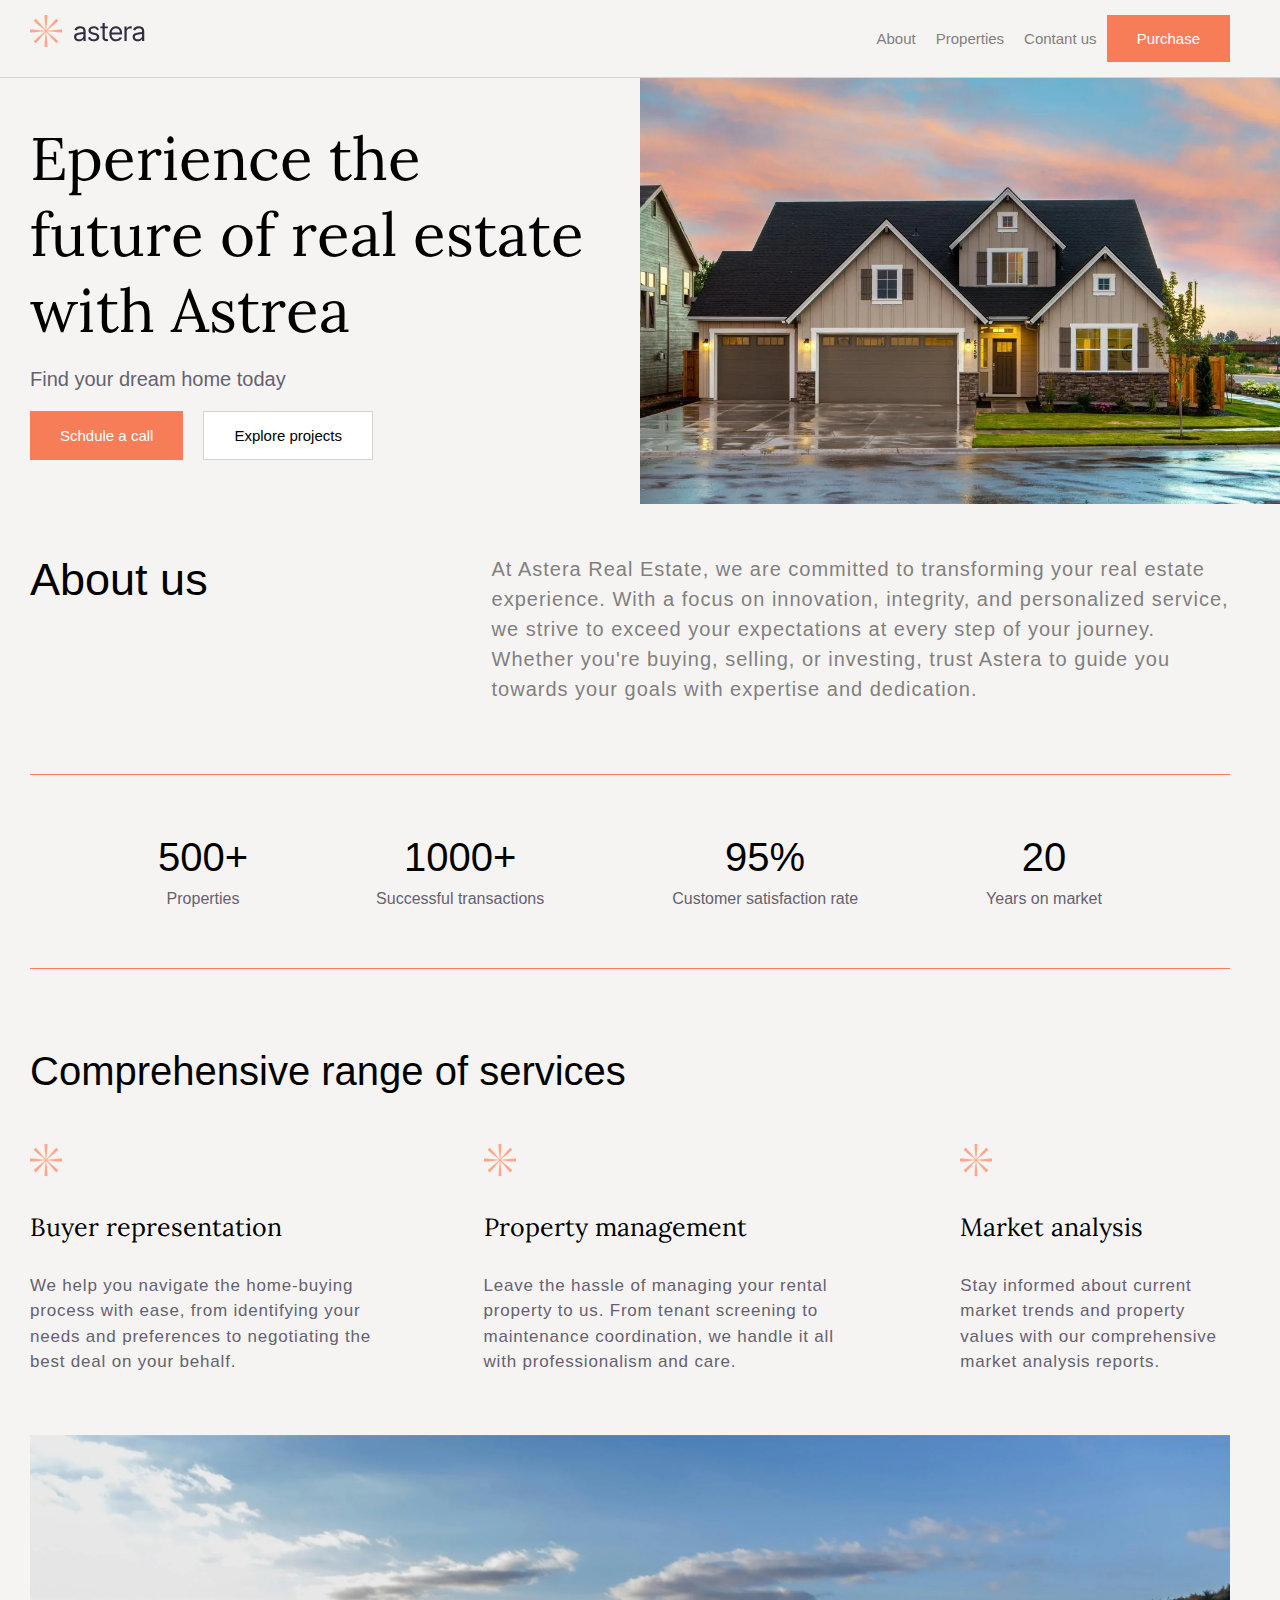
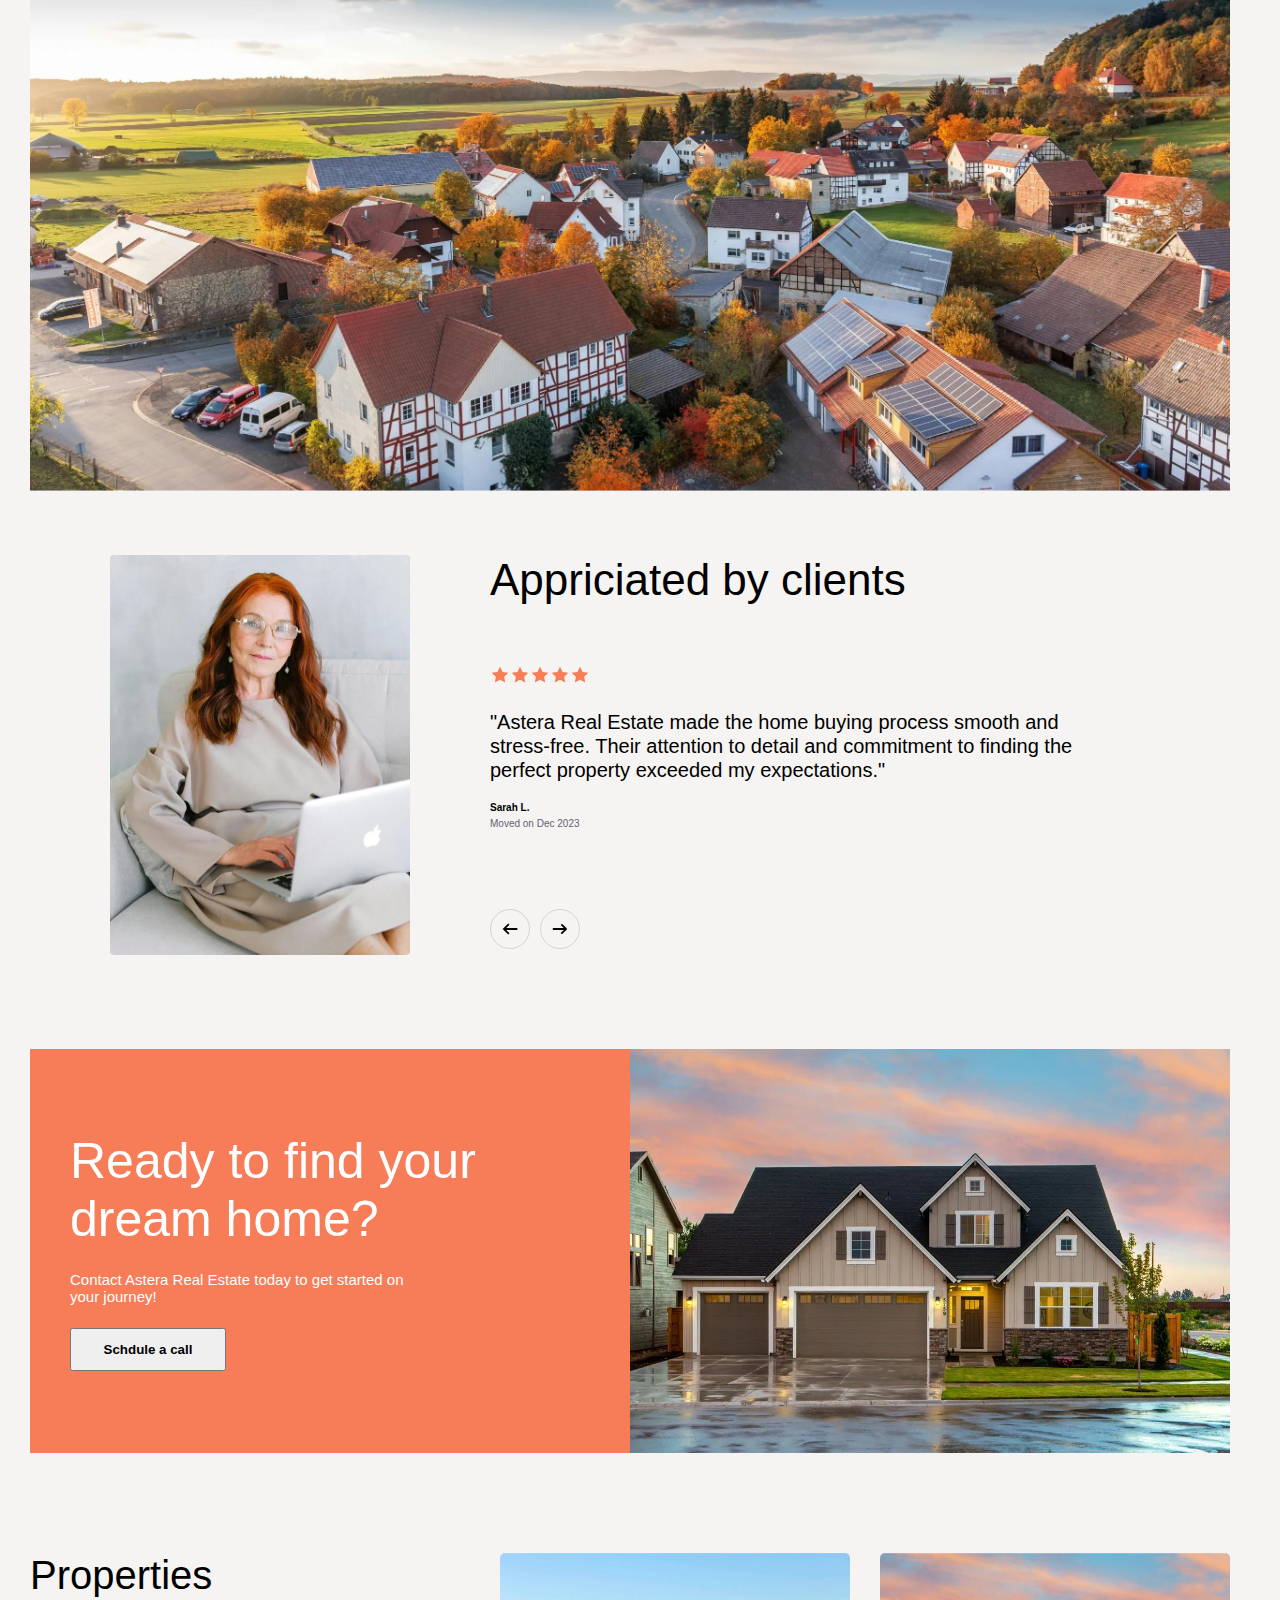
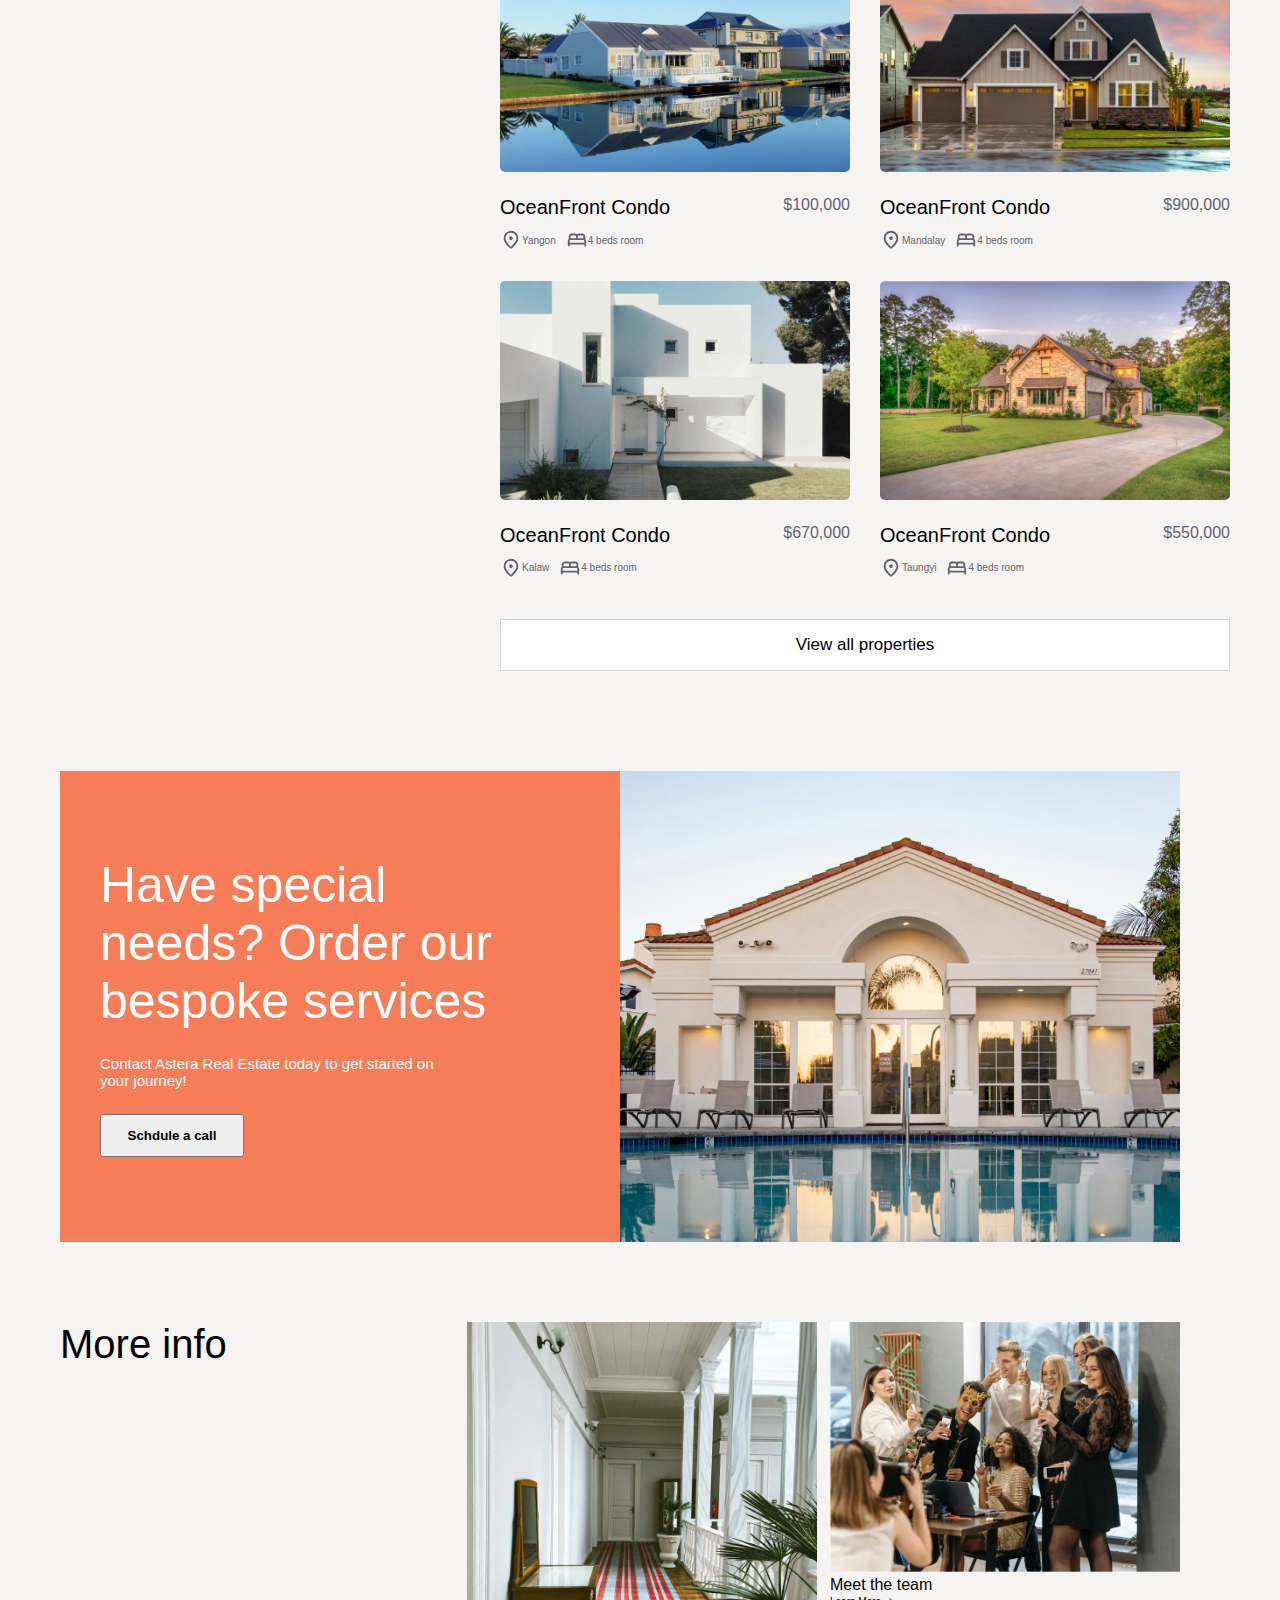
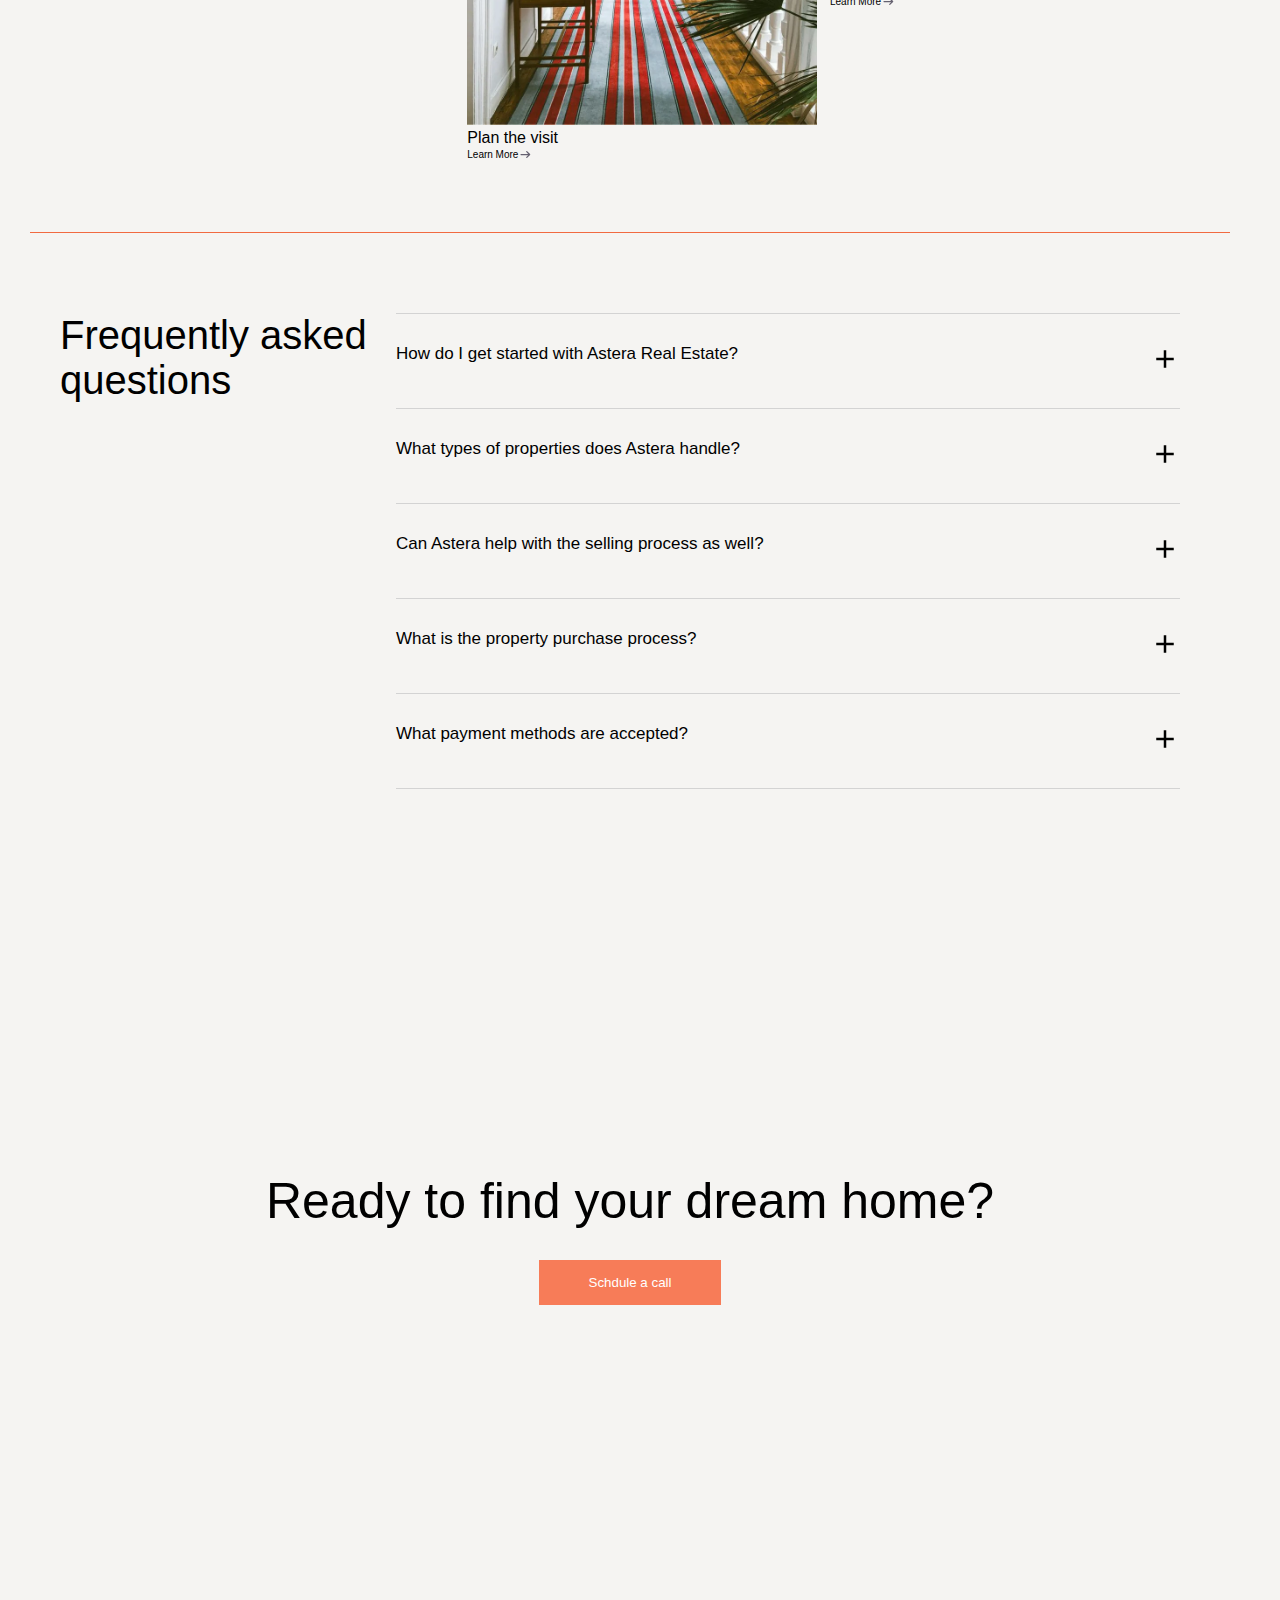
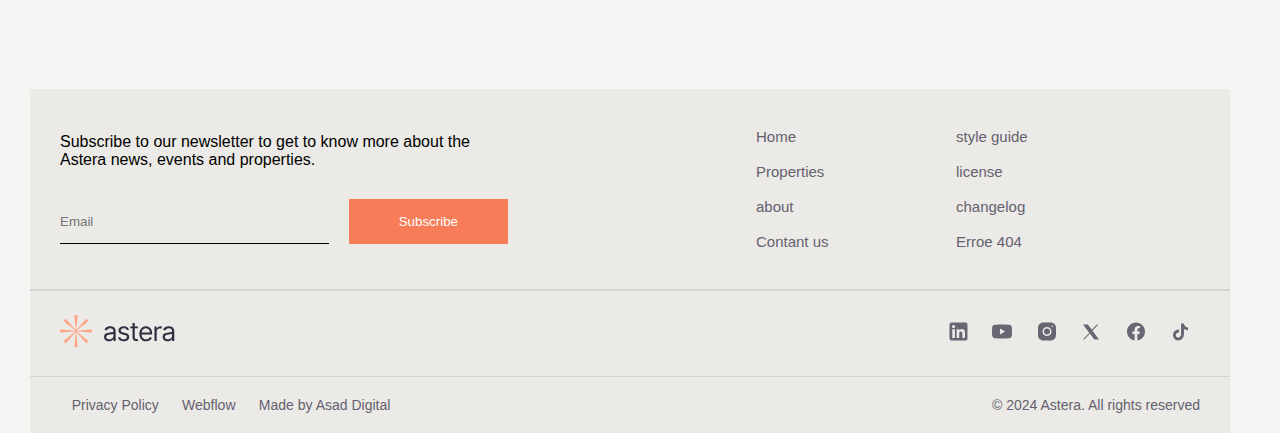
<file: index.html>
<!DOCTYPE html>
<html lang="en">
<head>
    <meta charset="UTF-8">
    <meta name="viewport" content="width=device-width, initial-scale=1.0">
    <title>Astera</title>
    <link rel="shortcut icon" href="./Asst/logo.svg" type="image/x-icon">
    <link rel="stylesheet" href="style.css">
    <link rel="preconnect" href="https://fonts.googleapis.com">
<link rel="preconnect" href="https://fonts.gstatic.com" crossorigin>
<link href="https://fonts.googleapis.com/css2?family=Lora:ital,wght@0,400..700;1,400..700&family=Roboto:ital,wght@0,100;0,300;0,400;0,500;0,700;0,900;1,100;1,300;1,400;1,500;1,700;1,900&display=swap" rel="stylesheet">
    <link rel="preconnect" href="https://fonts.googleapis.com">
<link rel="preconnect" href="https://fonts.gstatic.com" crossorigin>
<link href="https://fonts.googleapis.com/css2?family=Roboto:ital,wght@0,100;0,300;0,400;0,500;0,700;0,900;1,100;1,300;1,400;1,500;1,700;1,900&display=swap" rel="stylesheet">
</head>
<body>
    <div class="Main-Container">
        <!-- Nav Bar  -->
        <div class="nav-container Container">
            <div class="left">
                <img src="./Asst/6624193c1a738a8c4d4d43ff_logo.svg" alt="" class="logo">
            </div>
            <div class="nav-right">
                <ul class="nav-link">
                    <li>About</li>
                    <li>Properties</li>
                    <li>Contant us</li>
                </ul>
                <div class="nav-button">
                    <button class="button">Purchase</button>
                </div>
                <svg class="menu-btn" xmlns="http://www.w3.org/2000/svg" width="32" height="32" viewBox="0 0 24 24"><path fill="currentColor" d="M3 18v-2h18v2zm0-5v-2h18v2zm0-5V6h18v2z"/></svg>
            </div>
        </div>
        <!-- Hero Section -->
        <div class="hero-section">
            <div class="Container hero-left">
                <h1 class="hero-left-title">
                    Eperience the future of real estate with Astrea
                </h1>
                <p class="hero-left-desc">
                    Find your dream home today
                </p>
                <div class="button-container">
                    <button class="button">Schdule a call</button>
                    <button class="button bg-white-button">Explore projects</button>
                </div>
            </div>
            <div class="hero-right">
                <img src="./Asst/6626b2b083b35db4ef0e0e54_hero-img-p-1080.webp" alt="" class="hero-right-img">
            </div>
        </div>
        <!-- About Section  -->
        <div class="about-container Container">
            <div class="about">
                <h1 class="about-word">About us</h1>
            </div>
            <div class="about-sentense">
                <p>At Astera Real Estate, we are committed to transforming your real estate experience. With a focus on innovation, integrity, and personalized service, we strive to exceed your expectations at every step of your journey. Whether you're buying, selling, or investing, trust Astera to guide you towards your goals with expertise and dedication.</p>
            </div>
        </div>
       <!-- Number -->
       <div class="Container">
       <div class="number-container ">
        <div class="properties">
           <h1 class="number">500+ </h1> <p style="color: #656170;">Properties</p>
        </div>
        <div class="properties"> <h1 class="number">1000+</h1>
            <p style="color: #656170;">Successful transactions</p>
        </div>
        <div class="properties"><h1 class="number">95%</h1>
            <p style="color: #656170;">Customer satisfaction rate</p>
        </div>
        <div class="properties"><h1 class="number">20</h1>
            <p style="color: #656170;">Years on market</p>
        </div>
       </div>
        </div>  
       <!-- Comprehensive range of services -->
        <div class="Container service-container">
            <h1 class="service">Comprehensive range of services</h1>
        </div>
       <!-- Icon text para -->
       <div class="Container Flex">
       <div class="Icon-text-container">
        <div class="Icon-text">
            <img src="./Asst/logo.svg" class="img-fluid ${3|rounded-top,rounded-right,rounded-bottom,rounded-left,rounded-circle,|}" alt="">
        </div>
        <div> <h1 class="text">Buyer representation</h1></div>
        <div><p class="para-Height">We help you navigate the home-buying process with ease, from identifying your needs and preferences to negotiating the best deal on your behalf.</p>
        </div>
        </div>
        
        <div class="Icon-text-container">
            <div class="Icon-text">
                <img src="./Asst/logo.svg" class="img-fluid ${3|rounded-top,rounded-right,rounded-bottom,rounded-left,rounded-circle,|}" alt="">
            </div>
            <div> <h1 class="text">Property management</h1></div>
            <div><p class="para-Height">Leave the hassle of managing your rental property to us. From tenant screening to maintenance coordination, we handle it all with professionalism and care.</p>
            </div>
            </div>

            <div class="Icon-text-container">
                <div class="Icon-text">
                    <img src="./Asst/logo.svg" class="img-fluid ${3|rounded-top,rounded-right,rounded-bottom,rounded-left,rounded-circle,|}" alt="">
                </div>
                <div> <h1 class="text">Market analysis</h1></div>
                <div><p class="para-Height">Stay informed about current market trends and property values with our comprehensive market analysis reports.</p>
                </div>
                </div>
        </div>
        <!-- full IMG -->
        <div class="Container">
            <img src="./Asst/full.webp" alt="" class="full-IMG">
        </div>
        <!-- Appricated by client -->
        <div class="Container Client-Container">
            <div class="IMG-Client">
                <img src="./Asst/CLI.webp" alt="" class="CLI">
            </div>
            <div class="APP-Container">
                <div class="APP-Client-Container">
                <h1 class="client-font">
                    Appriciated by clients
                </h1>
                <div class="Main-Client-Info">
                    <div>
                        <img src="./Asst/star.svg" alt="">
                    </div>
                    <p class="client-para">
                        "Astera Real Estate made the home buying process smooth and stress-free. Their attention to detail and commitment to finding the perfect property exceeded my expectations."  
                    </p>
                    <p class="Short">Sarah L.</p>
                    <p class="Short-date">Moved on Dec 2023</p>
                </div>
                <div class="arrow-container">
                    <div class="circle"><svg xmlns="http://www.w3.org/2000/svg" width="22" height="22" viewBox="0 0 24 24"><path fill="currentColor" d="m10 18l-6-6l6-6l1.4 1.45L7.85 11H20v2H7.85l3.55 3.55z"/></svg>
                    </div>
                    <div class="circle"><svg xmlns="http://www.w3.org/2000/svg" width="22" height="22" viewBox="0 0 24 24"><path fill="currentColor" d="M16.15 13H5q-.425 0-.712-.288T4 12t.288-.712T5 11h11.15L13.3 8.15q-.3-.3-.288-.7t.288-.7q.3-.3.713-.312t.712.287L19.3 11.3q.15.15.213.325t.062.375t-.062.375t-.213.325l-4.575 4.575q-.3.3-.712.288t-.713-.313q-.275-.3-.288-.7t.288-.7z"/></svg>
                    </div>
                </div>
            </div></div>
            
        </div>
        <!-- text & Home -->
        <div class=" Container text-home-container">
            <div class="left-Box">
                <h1 class="ready">Ready to find your dream home?</h1>
                <p class="contact">Contact Astera Real Estate today to get started on your journey!</p>
                <button class="call-button">Schdule a call</button>
            </div>
            <div class="Right-Home">
                <img src="./Asst/6626b2b083b35db4ef0e0e54_hero-img-p-1080.webp" alt="" class="IMG-size">
            </div>
        </div>
            <!-- Properties & four Image -->
            <div class="Container property-section">
                <dvi class="property-container">
                        <div class="property-left">
                            <h1 class="property">Properties</h1>
                        </div>
                        <div class="property-right">
                            <!-- ROOM CARD -->
                         <div class="room-card-container">
                            <div class="room-card">
                                <div class="room-card-img-container">
                                    <img class="room-card-img" src="./Asst/four-1.jpg" alt="">
                                    <div class="overlay">
                                        <p>View property</p>
                                    </div>
                                    </div>
                                    
                                    <div class="info-container">
                                        <div class="info-left">
                                            <h1 class="room-name">OceanFront Condo  </h1>
                                            <div class="room-info-container">
                                                <div class="room-info-left">
                                                    <svg class="room-info-svg" xmlns="http://www.w3.org/2000/svg" width="22" height="22" viewBox="0 0 24 24"><path fill="currentColor" d="M12 19.35q3.05-2.8 4.525-5.087T18 10.2q0-2.725-1.737-4.462T12 4T7.738 5.738T6 10.2q0 1.775 1.475 4.063T12 19.35m0 1.975q-.35 0-.7-.125t-.625-.375Q9.05 19.325 7.8 17.9t-2.087-2.762t-1.275-2.575T4 10.2q0-3.75 2.413-5.975T12 2t5.588 2.225T20 10.2q0 1.125-.437 2.363t-1.275 2.575T16.2 17.9t-2.875 2.925q-.275.25-.625.375t-.7.125M12 12q.825 0 1.413-.587T14 10t-.587-1.412T12 8t-1.412.588T10 10t.588 1.413T12 12"/></svg>
                                                    <p class="room-info-text">Yangon</p>
                                                </div>
                                                <div class="room-info-right ">
                                                    <svg class="room-infig-svg" xmlns="http://www.w3.org/2000/svg" width="22" height="22" viewBox="0 0 24 24"><path fill="currentColor" d="M2 18v-5q0-.675.275-1.225T3 10.8V8q0-1.25.875-2.125T6 5h4q.575 0 1.075.213T12 5.8q.425-.375.925-.587T14 5h4q1.25 0 2.125.875T21 8v2.8q.45.425.725.975T22 13v5q0 .425-.288.713T21 19t-.712-.288T20 18v-1H4v1q0 .425-.288.713T3 19t-.712-.288T2 18m11-8h6V8q0-.425-.288-.712T18 7h-4q-.425 0-.712.288T13 8zm-8 0h6V8q0-.425-.288-.712T10 7H6q-.425 0-.712.288T5 8zm-1 5h16v-2q0-.425-.288-.712T19 12H5q-.425 0-.712.288T4 13zm16 0H4z"/></svg>
                                                    <p class="room-info-text">4 beds room</p>
                                                </div>
                                            </div>
                                        </div>
                                        <div class="info-right">
                                            <p class="price">$100,000</p>
                                        </div>
                                    </div>
                                </div>
                                <div class="room-card">
                                    <div class="room-card-img-container">
                                        <img class="room-card-img" src="./Asst/four 2.jpg" alt="">
                                        <div class="overlay">
                                            <p>View property</p>
                                        </div>
                                        </div>
                                        <div class="info-container">
                                            <div class="info-left">
                                                <h1 class="room-name">OceanFront Condo  </h1>
                                                <div class="room-info-container">
                                                    <div class="room-info-left">
                                                        <svg class="room-info-svg" xmlns="http://www.w3.org/2000/svg" width="22" height="22" viewBox="0 0 24 24"><path fill="currentColor" d="M12 19.35q3.05-2.8 4.525-5.087T18 10.2q0-2.725-1.737-4.462T12 4T7.738 5.738T6 10.2q0 1.775 1.475 4.063T12 19.35m0 1.975q-.35 0-.7-.125t-.625-.375Q9.05 19.325 7.8 17.9t-2.087-2.762t-1.275-2.575T4 10.2q0-3.75 2.413-5.975T12 2t5.588 2.225T20 10.2q0 1.125-.437 2.363t-1.275 2.575T16.2 17.9t-2.875 2.925q-.275.25-.625.375t-.7.125M12 12q.825 0 1.413-.587T14 10t-.587-1.412T12 8t-1.412.588T10 10t.588 1.413T12 12"/></svg>
                                                        <p class="room-info-text">Mandalay</p>
                                                    </div>
                                                    <div class="room-info-right ">
                                                        <svg class="room-infig-svg" xmlns="http://www.w3.org/2000/svg" width="22" height="22" viewBox="0 0 24 24"><path fill="currentColor" d="M2 18v-5q0-.675.275-1.225T3 10.8V8q0-1.25.875-2.125T6 5h4q.575 0 1.075.213T12 5.8q.425-.375.925-.587T14 5h4q1.25 0 2.125.875T21 8v2.8q.45.425.725.975T22 13v5q0 .425-.288.713T21 19t-.712-.288T20 18v-1H4v1q0 .425-.288.713T3 19t-.712-.288T2 18m11-8h6V8q0-.425-.288-.712T18 7h-4q-.425 0-.712.288T13 8zm-8 0h6V8q0-.425-.288-.712T10 7H6q-.425 0-.712.288T5 8zm-1 5h16v-2q0-.425-.288-.712T19 12H5q-.425 0-.712.288T4 13zm16 0H4z"/></svg>
                                                        <p class="room-info-text">4 beds room</p>
                                                    </div>
                                                </div>
                                            </div>
                                            <div class="info-right">
                                                <p class="price">$900,000</p>
                                            </div>
                                        </div>
                                    </div>
                                    <div class="room-card">
                                        <div class="room-card-img-container">
                                            <img class="room-card-img" src="./Asst/four-3.jpg" alt="">
                                            <div class="overlay">
                                                <p>View property</p>
                                            </div>
                                            </div>
                                            <div class="info-container">
                                                <div class="info-left">
                                                    <h1 class="room-name">OceanFront Condo  </h1>
                                                    <div class="room-info-container">
                                                        <div class="room-info-left">
                                                            <svg class="room-info-svg" xmlns="http://www.w3.org/2000/svg" width="22" height="22" viewBox="0 0 24 24"><path fill="currentColor" d="M12 19.35q3.05-2.8 4.525-5.087T18 10.2q0-2.725-1.737-4.462T12 4T7.738 5.738T6 10.2q0 1.775 1.475 4.063T12 19.35m0 1.975q-.35 0-.7-.125t-.625-.375Q9.05 19.325 7.8 17.9t-2.087-2.762t-1.275-2.575T4 10.2q0-3.75 2.413-5.975T12 2t5.588 2.225T20 10.2q0 1.125-.437 2.363t-1.275 2.575T16.2 17.9t-2.875 2.925q-.275.25-.625.375t-.7.125M12 12q.825 0 1.413-.587T14 10t-.587-1.412T12 8t-1.412.588T10 10t.588 1.413T12 12"/></svg>
                                                            <p class="room-info-text">Kalaw</p>
                                                        </div>
                                                        <div class="room-info-right ">
                                                            <svg class="room-infig-svg" xmlns="http://www.w3.org/2000/svg" width="22" height="22" viewBox="0 0 24 24"><path fill="currentColor" d="M2 18v-5q0-.675.275-1.225T3 10.8V8q0-1.25.875-2.125T6 5h4q.575 0 1.075.213T12 5.8q.425-.375.925-.587T14 5h4q1.25 0 2.125.875T21 8v2.8q.45.425.725.975T22 13v5q0 .425-.288.713T21 19t-.712-.288T20 18v-1H4v1q0 .425-.288.713T3 19t-.712-.288T2 18m11-8h6V8q0-.425-.288-.712T18 7h-4q-.425 0-.712.288T13 8zm-8 0h6V8q0-.425-.288-.712T10 7H6q-.425 0-.712.288T5 8zm-1 5h16v-2q0-.425-.288-.712T19 12H5q-.425 0-.712.288T4 13zm16 0H4z"/></svg>
                                                            <p class="room-info-text">4 beds room</p>
                                                        </div>
                                                    </div>
                                                </div>
                                                <div class="info-right">
                                                    <p class="price">$670,000</p>
                                                </div>
                                            </div>
                                        </div>
                                        <div class="room-card">
                                            <div class="room-card-img-container">
                                                <img class="room-card-img" src="./Asst/four-4.jpg" alt="">
                                                <div class="overlay">
                                                    <p>View property</p>
                                                </div>
                                                </div>
                                                <div class="info-container">
                                                    <div class="info-left">
                                                        <h1 class="room-name">OceanFront Condo  </h1>
                                                        <div class="room-info-container">
                                                            <div class="room-info-left">
                                                                <svg class="room-info-svg" xmlns="http://www.w3.org/2000/svg" width="22" height="22" viewBox="0 0 24 24"><path fill="currentColor" d="M12 19.35q3.05-2.8 4.525-5.087T18 10.2q0-2.725-1.737-4.462T12 4T7.738 5.738T6 10.2q0 1.775 1.475 4.063T12 19.35m0 1.975q-.35 0-.7-.125t-.625-.375Q9.05 19.325 7.8 17.9t-2.087-2.762t-1.275-2.575T4 10.2q0-3.75 2.413-5.975T12 2t5.588 2.225T20 10.2q0 1.125-.437 2.363t-1.275 2.575T16.2 17.9t-2.875 2.925q-.275.25-.625.375t-.7.125M12 12q.825 0 1.413-.587T14 10t-.587-1.412T12 8t-1.412.588T10 10t.588 1.413T12 12"/></svg>
                                                                <p class="room-info-text">Taungyi</p>
                                                            </div>
                                                            <div class="room-info-right ">
                                                                <svg class="room-infig-svg" xmlns="http://www.w3.org/2000/svg" width="22" height="22" viewBox="0 0 24 24"><path fill="currentColor" d="M2 18v-5q0-.675.275-1.225T3 10.8V8q0-1.25.875-2.125T6 5h4q.575 0 1.075.213T12 5.8q.425-.375.925-.587T14 5h4q1.25 0 2.125.875T21 8v2.8q.45.425.725.975T22 13v5q0 .425-.288.713T21 19t-.712-.288T20 18v-1H4v1q0 .425-.288.713T3 19t-.712-.288T2 18m11-8h6V8q0-.425-.288-.712T18 7h-4q-.425 0-.712.288T13 8zm-8 0h6V8q0-.425-.288-.712T10 7H6q-.425 0-.712.288T5 8zm-1 5h16v-2q0-.425-.288-.712T19 12H5q-.425 0-.712.288T4 13zm16 0H4z"/></svg>
                                                                <p class="room-info-text">4 beds room</p>
                                                            </div>
                                                        </div>
                                                    </div>
                                                    <div class="info-right">
                                                        <p class="price">$550,000</p>
                                                    </div>
                                                </div>
                                 </div> 
                             </div>
                             <div class="right-button-container">
                                <button class="right-button">View all properties</button>
                             </div>
                        </div>
                </dvi>
            
                   
                        
            <!-- Second Text & Home page -->
            <div class="Container text-home-container2">
                <div class="left-Box">
                    <h1 class="ready">Have special needs? Order our bespoke services</h1>
                    <p class="contact">Contact Astera Real Estate today to get started on your journey!</p>
                    <button class="call-button">Schdule a call</button>
                </div>
                <div class="Right-Home">
                    <img src="./IMG2.webp" alt="" class="IMG-size">
                </div>
            </div>
            <!-- More Info & Two pic -->
            <div class="Container More-two-img">
                <div class="More-info">
                    <h1 class="More-size">More info</h1>
                </div>
                <div class="two-img-container">
                    <div class="two-img-1">
                        <div><img src="./two 0f 1.webp" alt="" class="two-of-1"></div>
                        <p>Plan the visit</p>
                        <div class="learn-arrow">
                            <p class="learn-font-size">Learn More</p><svg style="color: #656170;" xmlns="http://www.w3.org/2000/svg" width="15" height="15" viewBox="0 0 24 24"><path fill="currentColor" d="M16.15 13H5q-.425 0-.712-.288T4 12t.288-.712T5 11h11.15L13.3 8.15q-.3-.3-.288-.7t.288-.7q.3-.3.713-.312t.712.287L19.3 11.3q.15.15.213.325t.062.375t-.062.375t-.213.325l-4.575 4.575q-.3.3-.712.288t-.713-.313q-.275-.3-.288-.7t.288-.7z"/></svg>
                        </div>
                    </div>
                    <div class="two-img-2">
                        <img src="./two of 2.webp" alt="" class="two-of-2">
                        <p>Meet the team</p>
                        <div class="learn-arrow">
                            <p class="learn-font-size">Learn More</p><svg style="color: #656170;" xmlns="http://www.w3.org/2000/svg" width="15" height="15" viewBox="0 0 24 24"><path fill="currentColor" d="M16.15 13H5q-.425 0-.712-.288T4 12t.288-.712T5 11h11.15L13.3 8.15q-.3-.3-.288-.7t.288-.7q.3-.3.713-.312t.712.287L19.3 11.3q.15.15.213.325t.062.375t-.062.375t-.213.325l-4.575 4.575q-.3.3-.712.288t-.713-.313q-.275-.3-.288-.7t.288-.7z"/></svg>
                    </div>
                </div>
            </div>
            </div>
            <!-- Frequently asked questions -->
            <div class="Container requ-list-container">
                <div class="left-freq">
                    <h1 class="left-freq-font">Frequently asked questions</h1>
                </div>
                <div class="rignt-list-container">
                    <div class="right-list">
                        <div >
                            <h1 class="right-list-font">How do I get started with Astera Real Estate?</h1>
                        </div>
                        <div>
                            <svg xmlns="http://www.w3.org/2000/svg" width="30" height="30" viewBox="0 0 24 24"><path fill="currentColor" d="M11 13H5v-2h6V5h2v6h6v2h-6v6h-2z"/></svg>
                        </div>
                    </div>
                     <!-- second line  -->
                    <div class="right-list">
                        <div >
                            <h1 class="right-list-font">What types of properties does Astera handle?</h1>
                        </div>
                        <div>
                            <svg xmlns="http://www.w3.org/2000/svg" width="30" height="30" viewBox="0 0 24 24"><path fill="currentColor" d="M11 13H5v-2h6V5h2v6h6v2h-6v6h-2z"/></svg>
                        </div>
                    </div>
                    <!-- third line -->
                    <div class="right-list">
                        <div >
                            <h1 class="right-list-font">Can Astera help with the selling process as well?</h1>
                        </div>
                        <div>
                            <svg xmlns="http://www.w3.org/2000/svg" width="30" height="30" viewBox="0 0 24 24"><path fill="currentColor" d="M11 13H5v-2h6V5h2v6h6v2h-6v6h-2z"/></svg>
                        </div>
                    </div>
                    <!-- fourth line  -->
                    <div class="right-list">
                        <div >
                            <h1 class="right-list-font">What is the property purchase process?</h1>
                        </div>
                        <div>
                            <svg xmlns="http://www.w3.org/2000/svg" width="30" height="30" viewBox="0 0 24 24"><path fill="currentColor" d="M11 13H5v-2h6V5h2v6h6v2h-6v6h-2z"/></svg>
                        </div>
                    </div>
                    <!-- five line -->
                    <div class="right-list-final">
                        <div >
                            <h1 class="right-list-font">What payment methods are accepted?</h1>
                        </div>
                        <div>
                            <svg xmlns="http://www.w3.org/2000/svg" width="30" height="30" viewBox="0 0 24 24"><path fill="currentColor" d="M11 13H5v-2h6V5h2v6h6v2h-6v6h-2z"/></svg>
                        </div>
                    </div>
                </div>
            </div>
            <!-- READY TO FIND YOUR DREAM HOME -->
            <div class="dream-home-container">
                <div>
                    <h1 class="dream-font">Ready to find your dream home?</h1>
                </div>
                <div class="dream-button-main">
                    <button class="dream-button">Schdule a call</button>
                </div>
            </div>
            <!-- footer  -->
            <div class="Container footer-container">
                <div class="footer-left">
                    <p class="footer-left-font">Subscribe to our newsletter to get to know more about the Astera news, events and properties.</p>
                    <div class="footer-left-button">
                        <div class="footer-input-container">
                            <input type="email" placeholder="Email" class="footer-input">
                        </div>
                        <div>
                            <button class="dream-button">Subscribe</button>
                        </div>
                    </div>
                </div>
                <div>
                </div>
                <!-- footer Right -->
                <div class="footer-right-flex">
                    <div class="footer-right-container">
                        <div class="footer-right-grib">Home</div>
                        <div class="footer-right-grib">style guide</div>
                        <div class="footer-right-grib">Properties</div>
                        <div class="footer-right-grib">license</div>
                        <div class="footer-right-grib">about</div>
                        <div class="footer-right-grib">changelog</div>
                        <div class="footer-right-grib">Contant us</div>
                        <div class="footer-right-grib">Erroe 404</div>
                    </div>
                </div>
            </div>
            <!-- Footer LOGO -->
            <div class="footer-logo-container">
                <div>
                    <img src="./Asst/6624193c1a738a8c4d4d43ff_logo.svg" alt="">
                </div>
                <div>
                    <img src="./footer Icon/linkin.svg" alt="">
                    <img src="./footer Icon/youtube.svg" alt="">
                    <img src="./footer Icon/Insta.svg" alt="">
                    <img src="./footer Icon/xxx.svg" alt="">
                    <img src="./footer Icon/facebook.svg" alt="">
                    <img src="./footer Icon/tiktok.svg" alt="">
                </div>
            </div>
                <!-- Last footer  -->
            <div class="footer-last-container">
                <div class="last-footer-left">
                    <p>
                        Privacy Policy
                    </p>
                    <p>
                        Webflow
                    </p>
                    <p>
                        Made by Asad Digital
                    </p>
                </div>
                <div class="last-footer-right">
                    <p>© 2024 Astera. All rights reserved</p>
                </div>
            </div>
    </div>
</body>
</html>
</file>
<file: style.css>
*{
    padding: 0;
    margin: 0;
    list-style: none;
    box-sizing: border-box;
    text-decoration: none;
}
body{
    font-family: Inter, sans-serif;
    background-color: #F5F4F2;
}

.Main-Container{
    width: 100%;
    background-color: #f5f4f2;
}

.nav-container {
    width: 100%;
    display: flex;
    justify-content: space-between;
    border-bottom: 1px solid lightgray;
    padding: 15px 0px;
    background-color:#f5f4f2;
    position: fixed;
    z-index: 9999999;
    top: 0;
}

.Container{
    padding-left: 30px;
    padding-right: 50px;

}
.nav-right{
    display: flex;
    align-items: center;
    gap: 10px;
}
.nav-link{
    display: flex;
    justify-content: space-between;
    gap: 20px;
    color: rgb(130, 127, 127);
    font-size: 15px;
}
.Button{
    padding: 10px 20px;
    background-color: #F77C58;
    color: white;
    border-radius: 2px;
    padding: 14px 20px;
    font-size: 16px;
    box-shadow: inset 0 0 0 1px #edebe8;
    border: none;
}
.menu-btn{
    display: none;
}
                /* Hero Section  */
.hero-section{
    display: flex;
    justify-content: space-between;
    align-items: center;
    margin-top: 77px;
}
.hero-left{
    display: flex;
    flex-direction: column;
    justify-content: center;
    width: 50%;
   
   
    /* background-color: red; */
}
.hero-left-title{
    font-family: "Lora", serif;
    font-size: 60px;
    font-weight: 300;

}
.hero-left-desc{
        color: #656170;
        font-size: 20px;
        margin-top: 20px;
        margin-bottom: 20px;
}
.hero-right{
    width: 50%;
    /* background-color: blue; */
}
.hero-right-img{
    width: 100%;
    /* height: 100%; */
    object-fit: cover;
    vertical-align: middle;
    
}
.button-container{
    display: flex;
    gap: 20px;
}
.button{
    padding: 15px 30px;
    background-color: #F77C58;
    border: none;
    color: white;
    font-size: 15px;
}
.bg-white-button{
    background-color: white;
    color: black;
    border: 1px solid lightgray;
}
.about-container{
    /* background-color: red; */
    display: flex;
    justify-content: space-between;
    align-items: flex-start;
    padding-top: 50px;
    padding-bottom: 70px;  
}
.about{
    width: 50%;
}
.about-word{
    font-size: 45px;
    font-weight: 300;
}
.about-sentense{
    width: 80%;
    color: rgb(130, 127, 127);
    font-size:20px;
    letter-spacing: 1px;
    line-height: 1.5;
}
.number-container{
    display: flex;
    justify-content: space-evenly;
    align-items: center;
    border-top:1px solid #F77C58;
    border-bottom: 1px solid #F77C58;
    padding: 60px 0px;
    /* margin-left: 30px; */
    /* margin-right: 30px; */
}
.properties{
    display: flex;
    flex-direction: column;
    align-items: center;
    gap: 10px;
}
.number{
    font-size: 40px;
    font-weight: 300;
}
.service-container{
    width: 100%;
    padding-top: 80px;
    padding-bottom: 50px;
}
.service{
    font-size: 40px;
    font-weight: 300;
}
.Icon-text-container{
        display: flex;
        flex-direction: column;
        align-items: flex-start;
        gap: 30px;
       
        
}
.text{
    font-size: 25px;
    font-weight: 300;
    font-family: "Lora", serif;
}
.Flex{
    display: flex;
    justify-content: space-between;
    align-items: center;
    gap: 100px;
    
}
.para-Height{
    font-size: 17px;
    font-weight: 300;
    line-height: 1.5;
    color: #656170;
    letter-spacing: 0.8px;
}
.full-IMG{
        width: 100%;
        padding: 60px 0px;
}
.APP-Client-Container{
    display: flex;
    flex-direction: column;
    margin-bottom: 100px;
}
.APP-Container{
    width:55%;
    
}
.Client-Container{
   display: flex;
   justify-content: space-evenly;
}
.IMG-Client{
    
}
.client-font{
    font-size: 44px;
    font-weight:300;
    margin-bottom: 60px;

}
.CLI{
    width: 300px;
    height: 400px;
    border-radius: 4px;
}
.client-para{
    font-size: 20px;
    padding-right: 40px;
    font-weight: 200;
    text-align: left;
    line-height: 1.2;
    margin: 20px 0px;
}
.Short{
    font-size: 10px;
    font-weight: 600;
    margin-bottom: 5px;
}
.Short-date{
    font-size: 10px;
    color: #656170;
}
.arrow-container{
    display: flex;
    margin-top: 80px;
    gap: 10px;
}
.circle{
    border: 1px solid lightgray;
    width: 40px;
    height: 40px;
    border-radius: 50%;
    display: grid;
    place-items: center ;
    cursor: pointer;
}
.circle:hover{
        background-color: lightgray;
        transition: all 0.1s linear ;
}

.text-home-container{
    display: flex;
    width: 100%;
    
}
.left-Box{
    width: 50%;
    background-color: #F77C58;
    display: flex;
    flex-direction: column;
    justify-content: space-evenly;
    padding: 60px 40px;
    color: white;
    
}
.ready{
    font-size: 50px;
    font-weight: 300;
    width: 90%;
}
.contact{
    font-size: 15px;
    font-weight: 300;
    width: 70%;
}
.call-button{
    padding: 12px;
    width: 30%;
    font-weight: 800;
}
.call-button:hover{
    background-color: #f16a41;
    border: .5px solid gray;
    border-radius: 2px;
}
.Right-Home{
    width: 50%;   
}
.IMG-size{
    width: 100%;
    object-fit: cover;
    height: 100%;
}
.pro-img-main{
    width: 100%;
    display: flex;
    justify-content: space-evenly;
   
}
.pro-img-container{
            width: 30%;         
}
.propertie{
    padding-left: 30px;
    padding-right: 10px;
    font-weight: 300;
    font-size: 40px;

}

                    /* properties & four image */

.property-section{
        width: 100%;
        margin-top: 100px;
}
.property-container{
        width: 100%;
        display: flex;
        justify-content: space-between;
        
}
.property-left{
    width: 50%;
    
}
.property{
    font-size: 40px;
    font-weight: 300;
}
.property-right{
        width: 61%;
        
}
.room-card-container{
    display: grid;
    grid-template-columns: 350px 350px;
    gap: 30px;   
}
.room-card{
    width: 100%;
}

.room-card-img{
    width: 100%;
    border-radius: 5px;
}
.info-container{
    width: 100%;
    display: flex;
    justify-content: space-between;
    margin-top: 20px;
}
.room-card-img-container{
                position: relative;
                cursor: pointer;
                        
}
.overlay{
    width: 100%;
    height: 98.3%;
    top: 0;
    left: 0;
    background-color: rgba(0, 0, 0, 0.6);
    position: absolute;
    opacity: 0;
    border-radius: 5px;
    display: flex;
    justify-content: center;
    align-items: center;
    color: white;
    transition: all 0.2s linear;
    font-size: 20px;
    font-weight: 300;
    
}
.overlay:hover{
    opacity: 100;
}

.room-name{
        font-size: 20px;
        font-weight: 300;
}
.room-info-container{
    display: flex;
    align-items: center;
    margin-top: 10px;
    gap: 10px;
    color: #656170;
    font-size: 10px;
}
.room-info-left,.room-info-right{
    display: flex;
    align-items: center;
}
.price{
    color: #656170;
    

}
.right-button-container{
            margin-top: 40px;
            margin-bottom: 100px;

}
.right-button{
        width: 100%;
        padding: 15px 0px;
        background-color: white;
        border: 1px solid lightgray;
        font-size: 17px;
        font-weight: 300;
        cursor: pointer;
        transition: all .2s linear;
}
.right-button:hover{
        background-color:#ECEAE8;
}
/* Second Text & Home page  */


.text-home-container2{
    display: flex;
    width: 100%;
}
.left-Box2{
    width: 50%;
    background-color: #F77C58;
    display: flex;
    flex-direction: column;
    color: white;
    padding: 80px 0px 0px 30px;
}
.ready2{
    margin-top: 100px;
    font-size: 40px;
    font-weight: 300;
    width: 90%;
    margin-bottom: 30px;
    
}
.contact2{
    font-size: 17px;
    font-weight: 300;
    margin-bottom: 30px;
    color: lightgray;
}
.call-button2{
    padding: 12px;
    width: 30%;
}
.call-button2:hover{
    background-color: #f16a41;
    border: .5px solid gray;
    border-radius: 2px;
}
.Right-Home2{
    width: 50%;   
}
.IMG-size2{
    width: 100%;
    object-fit: cover;
    height: 100%;
}
/* More & Two IMG */
.More-two-img{
    width: 100%;
    display: flex;
    justify-content: space-between;
    padding-top: 80px;
    background-color: #F5F4F2;
    padding-bottom: 70px;
    
}
.More-info{
    width: 40%;

}
.More-size{
    font-size: 40px;
    font-weight: 300;
    
}
.two-img-container{
    display: flex;
    width: 70%;
    justify-content: space-between;
    
}

.two-of-1{
    width: 350px;
}
.two-of-2{
    width: 350px;
}
.learn-arrow{
    display: flex;
    align-items: center;
    
}
.learn-font-size{
    font-size: 10px;
}
/* Frequently asked questions */
.requ-list-container{
        display: flex;
        justify-content: space-between;    
        border-top: 1px solid #f16a41;
        padding-top: 80px;
        background-color: #F5F4F2;
}
.left-freq{
    width: 30%;
    
}
.left-freq-font{
    font-size: 40px;
    font-weight: 300;
    
}
.rignt-list-container{
    width: 70%;     
}

.right-list{
    border-top: 1px solid lightgray; 
    display: flex;
    justify-content: space-between;
    padding-top: 30px;
    padding-bottom: 30px;
   
}
.right-list-font{
    font-size: 17px;
    font-weight: 300;
}
.right-list-final{
        border-top: 1px solid lightgray; 
        border-bottom: 1px solid lightgray; 
        display: flex;
        justify-content: space-between;
        padding-top: 30px;
        padding-bottom: 30px;
}
/* <!-- READY TO FIND YOUR DREAM HOME --> */

.dream-home-container{
    width: 100%;
    display: flex;
    flex-direction: column;
    justify-content: center;
    align-items: center;
    height: 100vh;
    background-color: #F5F4F2;
}

.dream-font{
    font-size: 50px;
    font-weight: 300;
}
.dream-button-main{
            margin-top: 30px;
}
.dream-button{
    padding:15px 50px;
    background-color: #F77C58;
    border: none;
    color: white;
    cursor: pointer;
}
.dream-button:hover{
    background-color: lightsalmon;
   
}
/* Footer */
.footer-container{
            width: 100%;
            background-color: #EBEAE6;
            display: flex;
            justify-content: space-between;
            border-bottom: 1px solid lightgray;
            display: flex;
            justify-content: space-between;
            align-items: center;
            padding-top: 30px;
           padding-bottom: 30px;
            
}

.footer-left{
            width: 40%;
           
            
}
.footer-left-font{
            font-size: 16px;
            font-weight: 300;
            margin-bottom: 30px;
}
.footer-input-container{
                width: 60%;
            
}

.footer-input{
                width: 100%;
                height: 100%;
                border: none;
                color: #312e41;
                background-color: rgba(0, 0, 0, 0);
                border-bottom: 1px solid black;

}
.footer-input:focus{
        outline: none;
}

.footer-left-button{
                width: 100%;
                display: flex;
                justify-content: space-between;
                
}
          /* footer-right-container */
.footer-right-container{
    display: grid;
    grid-template-columns: 200px 200px;
    grid-template-rows: 35px 35px 35px 35px; 
    
    
}
.footer-right-grib{
                display: flex;
                align-items: center;
                font-size: 15px;
                font-weight: 300;
                color: #656170;
                cursor: pointer;
}
.footer-right-grib:hover{
                color: black;
}
.footer-right-flex{
                width: 40%;
                display: flex;
                justify-content: center;
                align-items: center;

}
            /* Footer LOGO */

.footer-logo-container{
            display: flex;
            justify-content: space-between;
            align-items: center;
            padding: 20px 30px;
            background-color: #EBEAE6;
            border-top: 1px solid lightgray;
            border-bottom: 1px solid lightgray;
        
}
                /* last footer */

.footer-last-container{
    width: 100%;
            display: flex;
            justify-content: space-between;
            padding: 20px 30px;
            background-color: #EBEAE6;
}
.last-footer-left{
        width: 30%;
        display: flex;
        justify-content: space-around;
        font-size: 14px;
        font-weight: 300;
        color: #656170;
}
.last-footer-right{
    font-size: 14px;
    font-weight: 300;
    color: #656170;
}
@media (max-width: 768px) {
    
    .Main-Container{
        width: 100%;
        
    }

    .nav-container{
        width: 100%;
    }
    
    .Container{
        padding-left: 10px;
        padding-right: 10px;
    }
    .hero-section{
            flex-direction: column;
            width: 100%;
            margin-top: 40px;
    }
    .hero-left{
            align-items: center;
            width: 100%;
            padding: 80px 0px;
            
    }
    .hero-left-title{
        text-align: center;
            font-size: 38px;
            width: 70%;
           
    }
    .hero-right{
        width: 100%;
        padding: 0px 10px;
    }
    .property-container{
        flex-direction: column;
    }
    .property-right{
        width: 100%;
    }
    .room-card-container{
        width: 100%;
        grid-template-columns: 48% 48%;
    }
    .room-card-img {
        width: 100%;
        border-radius: 5px;
    
    }
    .Flex{
        gap:16px;
    }
    .text-home-container2{
        width: 100%;
    }

    .More-two-img {
        flex-direction: column;
    }
    .two-img-container{
        margin-top: 30px;
        width: 100%;
    }
    .arrow-container{
        margin-top: 30px;
    }
    .client-font{
        margin-bottom: 20px;
    }
    .last-footer-left {
        width: 45%;
}
.footer-right-container{
    grid-template-columns: 150px 150px;
}
}

@media (max-width: 425px) {
   
    .Main-Container{
        width: 100%;
        
    }

    .nav-container{
        width: 100%;
    }
    .nav-link{
        display: none;
    }
    .nav-button{
        display: none;
    }
    .menu-btn{
        display: block;
    }
    .Container{
        padding-left: 10px;
        padding-right: 10px;
    }
    .hero-left-title{
        text-align: center;
            font-size: 38px;
            width: 100%;
    }
    .button-container{
        flex-direction: column;
    }
    .hero-right-img{
            object-fit: cover;
            height: auto;
    }
    .about-container {
        flex-direction: column;
        align-items: flex-start;
        gap: 30px;
    }
    .about-sentense{
        width: 100%;
    }
    .number-container {
        flex-direction: column;
        gap: 40px;
    }
    .dream-home-container{
        width:100%;
    }
    .service-container{
        
    }
    .Flex{
        flex-direction: column;
        gap: 40px;
    }
    .Client-Container{
        flex-direction: column;
    }
    .APP-Container{
        width: 100%;
    }
    .arrow-container{
        margin-top: 15px;
    }
    .text-home-container{
        flex-direction: column;
        width: 100%;
    }
    .left-Box{
        width: 100%;
        padding: 30px 10px;
        gap: 20px;
    }
    .Right-Home {
        width: 100%;
    }
    .ready{
        width: 100%;
       font-size: 30px;
    }
    .contact{
        font-size: 17px;
        width: 100%;
    }
    .room-card-container{
        grid-template-columns: 404px;
    }
    

    .room-card-img{
        width: 100%;
    }
    .section{
        flex-direction: column;
    }
    .More-two-img {
        width: 100%;
    }
    .two-img-container{
        flex-direction: column;
        gap: 30px;
        width: 84%;
    }
    .requ-list-container{
        flex-direction: column;
        padding-top: 60px;
        width: 100%;
    }
    .rignt-list-container{
        padding-top: 30px;
        width: 100%;
    }
    .left-freq{
        width: 100%;
    }
    .left-freq-font{
        font-size: 32px;
    }
    .dream-font{
        font-size: 30px;
        text-align: center;
    }
    .footer-container{
        flex-direction: column;
        width: 100%;
    }
    
.footer-left{
    width: 100%;
}
.footer-left-button{
    display: flex;
    flex-direction: column;
    gap: 20px;
}
.footer-input-container{
    width: 100%;

}

.dream-button{
    width: 100%;
}
.footer-logo-container{
    flex-direction: column;
    align-items: flex-start;
    width: 100%;
}
.footer-last-container{
    flex-direction: column;
    gap: 20px;
    width: 100%;
}
.last-footer-left{
    justify-content: space-between;
    width: 100%;
}
.footer-right-flex{
    margin-top: 30px;
    width: 100%;
    justify-content: flex-start;
}
.footer-right-container{
    grid-template-columns: 100px;
    grid-template-rows: 35px 35px 35px 35px 35px 35px 35px 35px;
}
.text-home-container2{
    flex-direction: column;
    width: 100%;
}

    }
    /* Responsive 375 */

    @media (max-width:375px){

        
        .Container{
            padding-left: 10px;
            padding-right: 10px;
        }
        .hero-right{
            padding: 0px 10px;
        }
        .hero-left-desc{
            font-size: 20px;
            font-weight: 300;
        }
        .text-home-container{
            width: 100%;
        }
        .room-card-img{
            width: 360px;
        }
        .room-card-container{
            grid-template-columns: 360px;
        }
       
    }
    @media (max-width:1024px){
        .hero-right-img{
            width: 100%;
            height: 420px;
        }

        .property-right{
            width: 100%;
        }
    }
</file>
